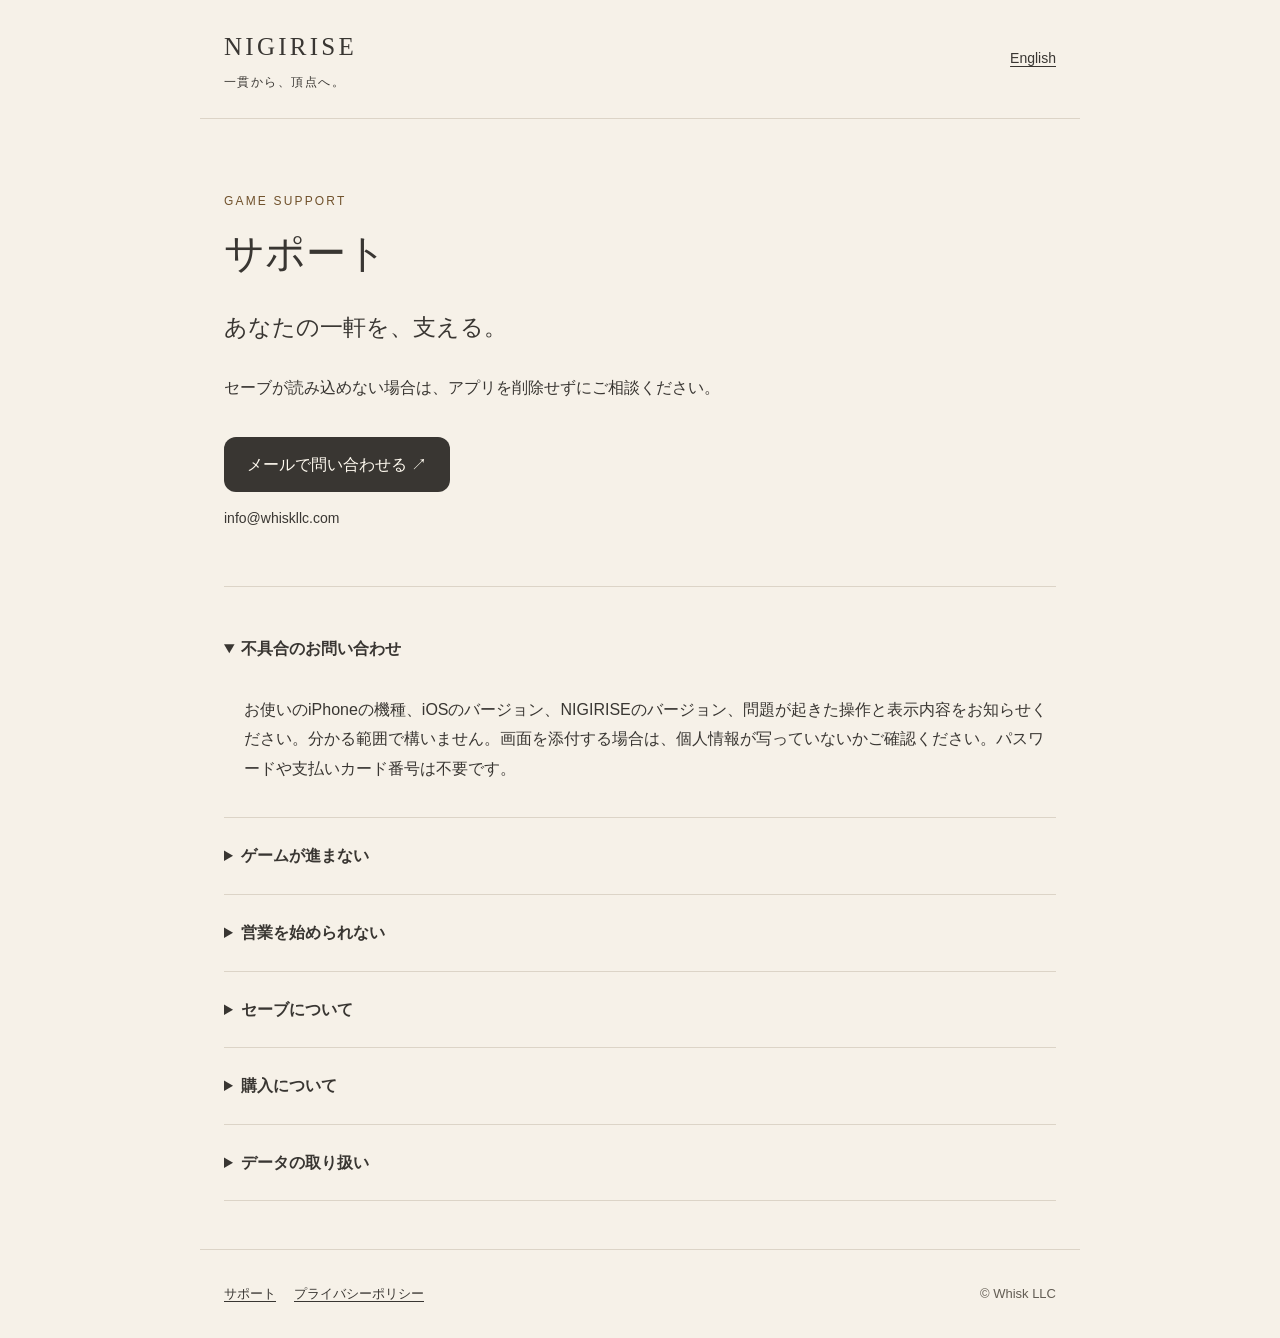
<file: index.html>
<!doctype html>
<html lang="ja"><head><meta charset="utf-8"><meta name="viewport" content="width=device-width, initial-scale=1"><meta name="color-scheme" content="light"><title>サポート | NIGIRISE</title><meta name="description" content="サポート — NIGIRISE"><link rel="stylesheet" href="style.css"></head>
<body><a class="skip" href="#main">本文へ</a><header><a class="brand" href="index.html">NIGIRISE<span>一貫から、頂点へ。</span></a><a class="language" href="en.html" lang="en">English</a></header><main id="main"><div class="intro"><p class="eyebrow">GAME SUPPORT</p><h1>サポート</h1><p class="lead">あなたの一軒を、支える。</p><p>セーブが読み込めない場合は、アプリを削除せずにご相談ください。</p><a class="button" href="mailto:info@whiskllc.com">メールで問い合わせる ↗</a><p class="address">info@whiskllc.com</p></div><div class="content"><details open><summary>不具合のお問い合わせ</summary><div><p>お使いのiPhoneの機種、iOSのバージョン、NIGIRISEのバージョン、問題が起きた操作と表示内容をお知らせください。分かる範囲で構いません。画面を添付する場合は、個人情報が写っていないかご確認ください。パスワードや支払いカード番号は不要です。</p></div></details><details><summary>ゲームが進まない</summary><div><p>営業中に一時停止になっている場合は、再開を選んでください。営業はアプリを離れると停止します。通常の速度に加えて2倍・5倍・10倍、営業をスキップする操作も使えます。</p></div></details><details><summary>営業を始められない</summary><div><p>10品の献立と、提供に必要な在庫を確認してください。仕入れ画面の「コースで使用」で不足するネタを確認できます。ゲーム内の資金や営業状態によって操作できない場合があります。</p></div></details><details><summary>セーブについて</summary><div><p>セーブは端末内に保存されます。アプリ独自のクラウド同期や、別端末へのセーブ引き継ぎ機能はありません。データが読み込めない場合は、アプリを削除せず、表示されたエラーと直前の操作をお知らせください。当社にセーブのコピーが自動送信される仕組みはありません。</p></div></details><details><summary>購入について</summary><div><p>App Storeの購入・請求に関する確認や返金申請は、Appleの購入サポートをご利用ください。</p><p><a href="https://support.apple.com/billing">https://support.apple.com/billing</a></p></div></details><details><summary>データの取り扱い</summary><div><p><a href="privacy-ja.html">プライバシーポリシーを読む →</a></p></div></details></div></main><footer><a href="index.html">サポート</a><a href="privacy-ja.html">プライバシーポリシー</a><span>© Whisk LLC</span></footer></body></html>
</file>
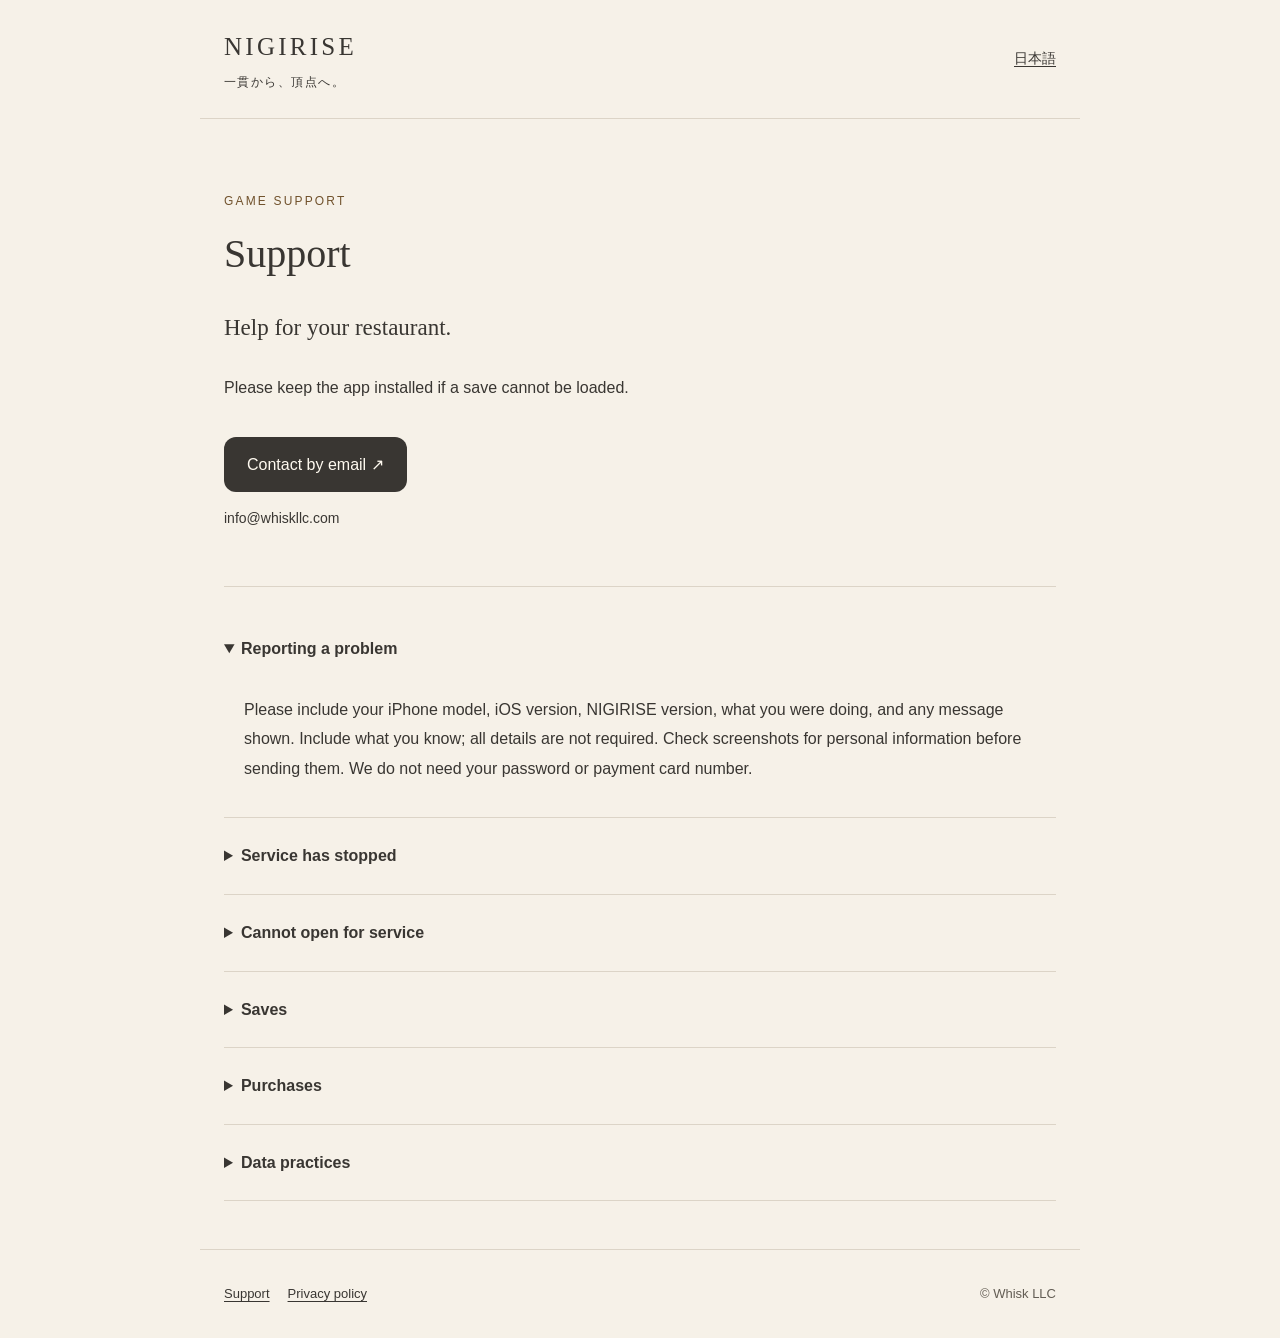
<file: en.html>
<!doctype html>
<html lang="en"><head><meta charset="utf-8"><meta name="viewport" content="width=device-width, initial-scale=1"><meta name="color-scheme" content="light"><title>Support | NIGIRISE</title><meta name="description" content="Support — NIGIRISE"><link rel="stylesheet" href="style.css"></head>
<body><a class="skip" href="#main">Skip to content</a><header><a class="brand" href="en.html">NIGIRISE<span>一貫から、頂点へ。</span></a><a class="language" href="index.html" lang="ja">日本語</a></header><main id="main"><div class="intro"><p class="eyebrow">GAME SUPPORT</p><h1>Support</h1><p class="lead">Help for your restaurant.</p><p>Please keep the app installed if a save cannot be loaded.</p><a class="button" href="mailto:info@whiskllc.com">Contact by email ↗</a><p class="address">info@whiskllc.com</p></div><div class="content"><details open><summary>Reporting a problem</summary><div><p>Please include your iPhone model, iOS version, NIGIRISE version, what you were doing, and any message shown. Include what you know; all details are not required. Check screenshots for personal information before sending them. We do not need your password or payment card number.</p></div></details><details><summary>Service has stopped</summary><div><p>If service is paused, choose Resume. Service pauses when you leave the app. You can also use 2x, 5x, or 10x speed, or skip service.</p></div></details><details><summary>Cannot open for service</summary><div><p>Check that your course has ten dishes and that you have the required ingredients. In the market, the In course filter helps identify missing ingredients. Available actions also depend on your in-game funds and current service phase.</p></div></details><details><summary>Saves</summary><div><p>Saves are stored on your device. The app does not provide its own cloud sync or transfer of saves to another device. If a save cannot be loaded, do not delete the app. Contact us with the error message and what happened beforehand. Saves are not automatically sent to us.</p></div></details><details><summary>Purchases</summary><div><p>For App Store purchases, billing, or refund requests, use Apple&#x27;s purchase support:</p><p><a href="https://support.apple.com/billing">https://support.apple.com/billing</a></p></div></details><details><summary>Data practices</summary><div><p><a href="privacy-en.html">Read our privacy policy →</a></p></div></details></div></main><footer><a href="en.html">Support</a><a href="privacy-en.html">Privacy policy</a><span>© Whisk LLC</span></footer></body></html>
</file>
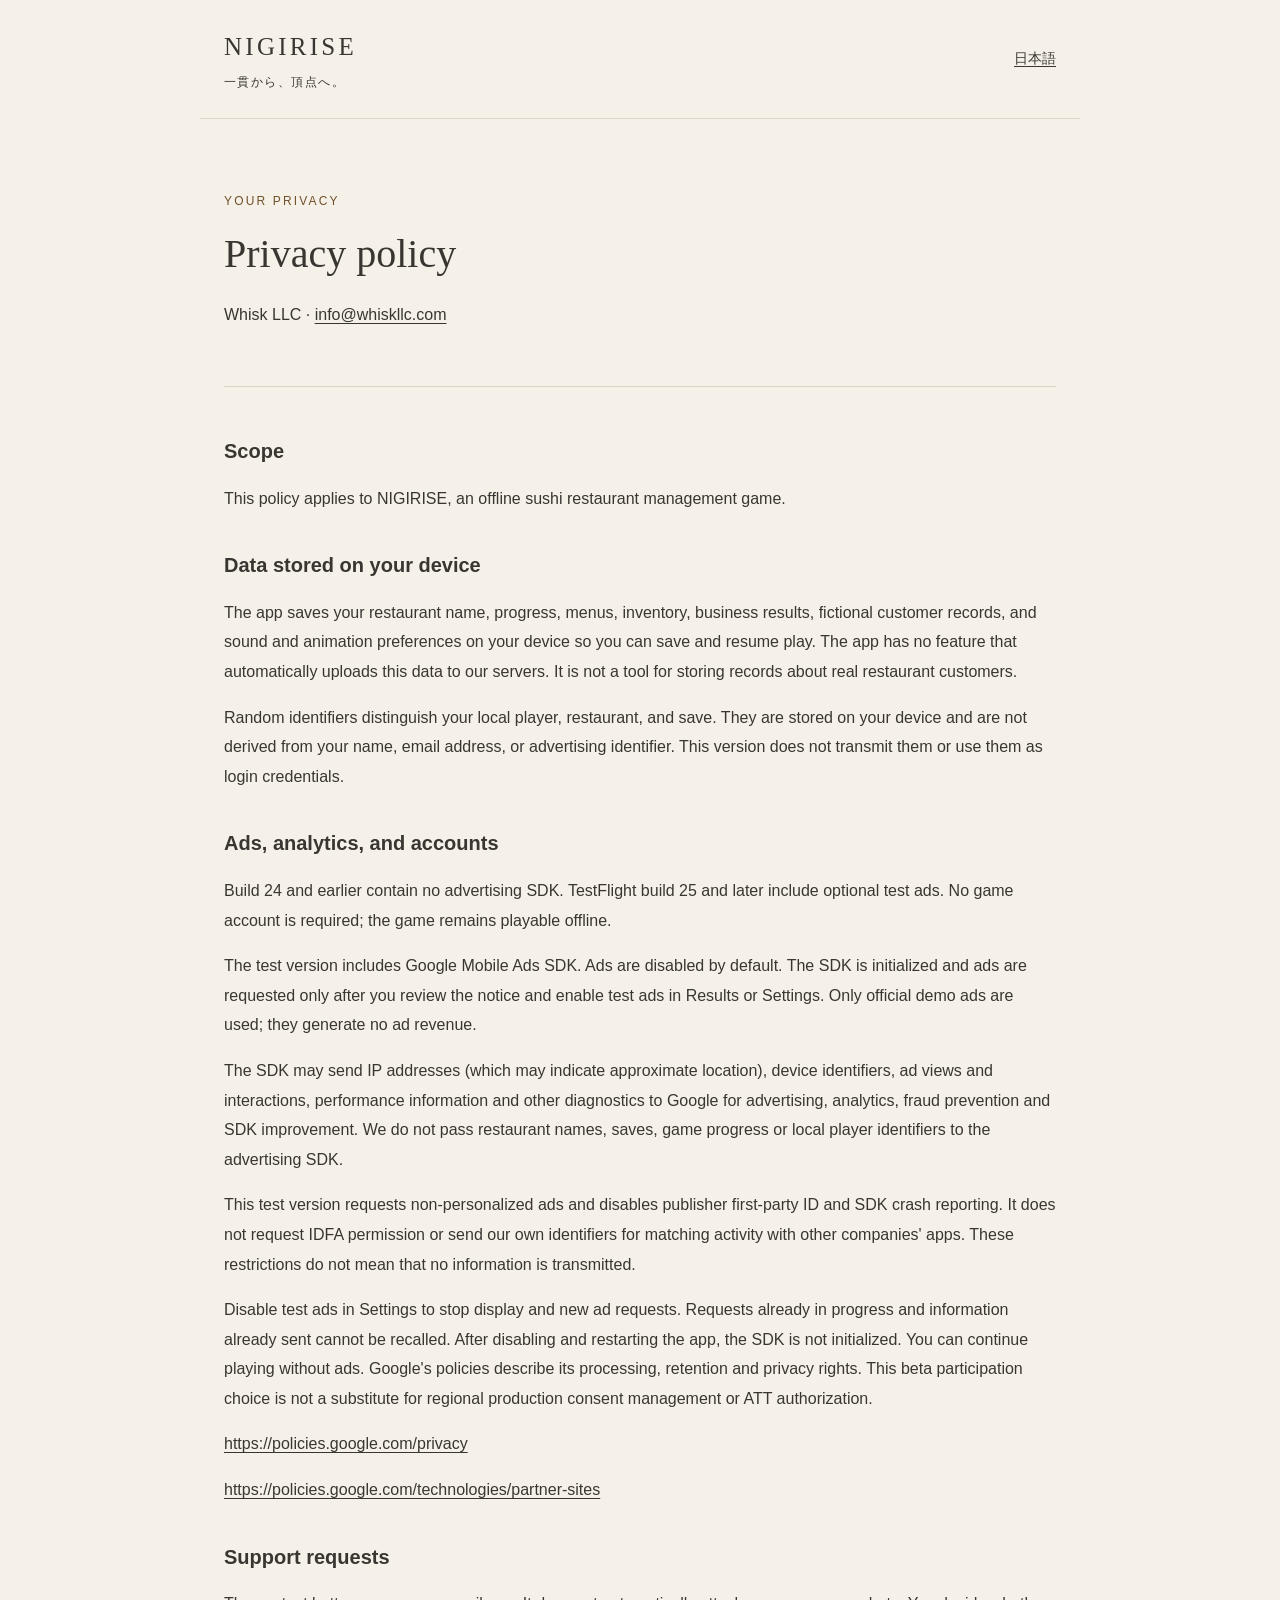
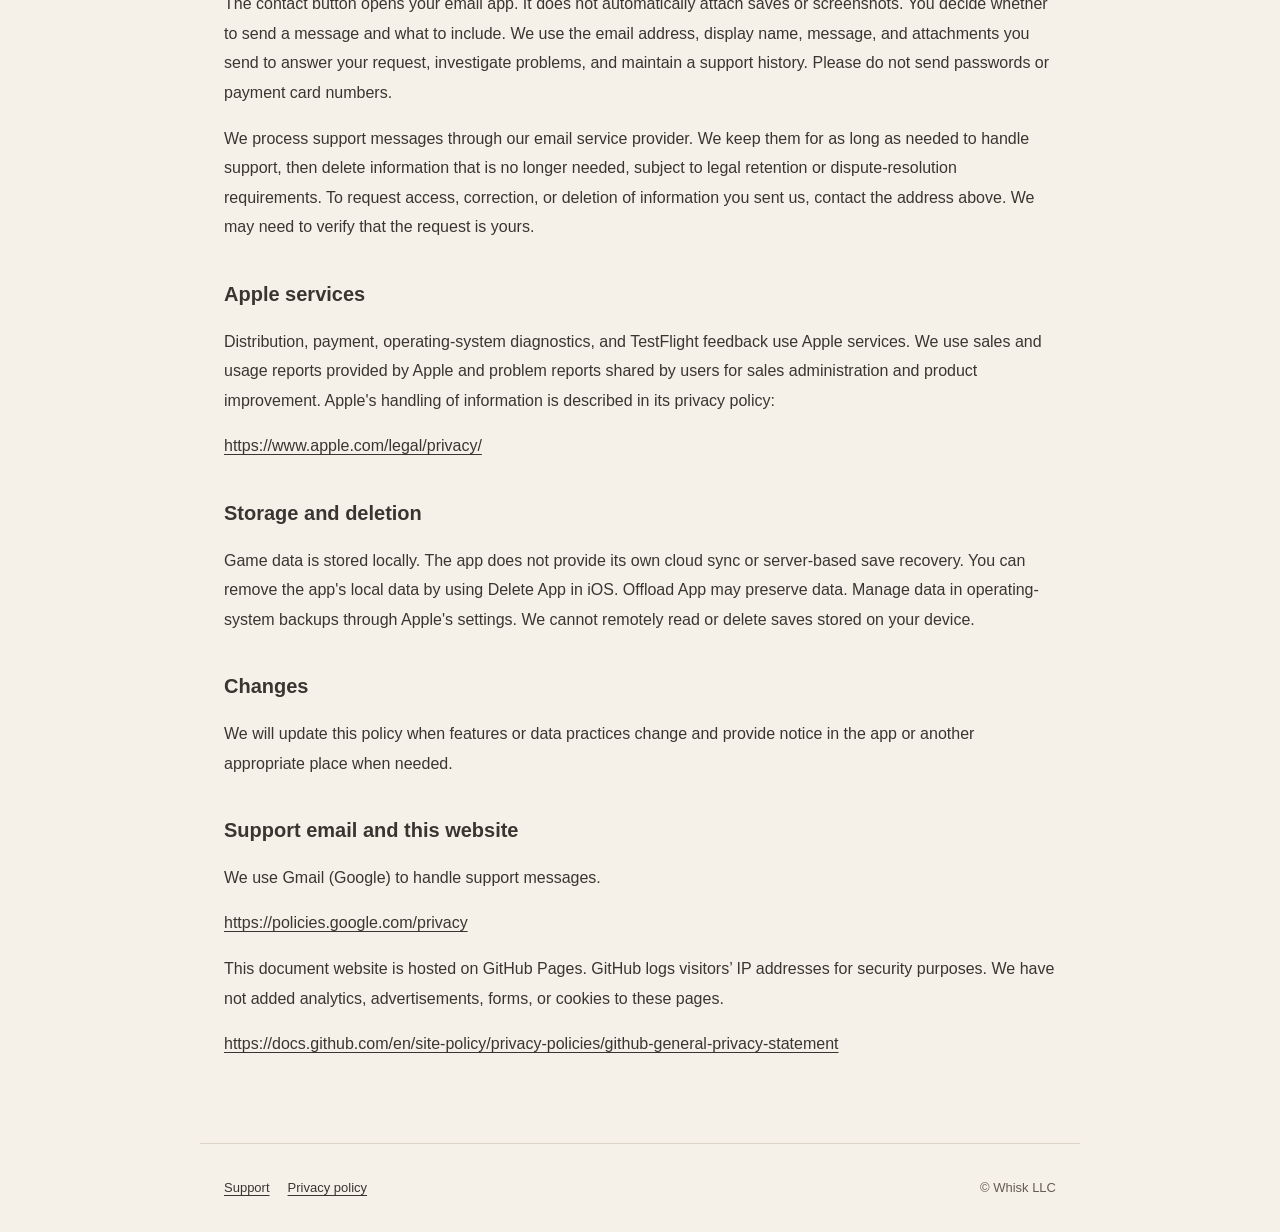
<file: privacy-en.html>
<!doctype html>
<html lang="en"><head><meta charset="utf-8"><meta name="viewport" content="width=device-width, initial-scale=1"><meta name="color-scheme" content="light"><title>Privacy policy | NIGIRISE</title><meta name="description" content="Privacy policy — NIGIRISE"><link rel="stylesheet" href="style.css"></head>
<body><a class="skip" href="#main">Skip to content</a><header><a class="brand" href="en.html">NIGIRISE<span>一貫から、頂点へ。</span></a><a class="language" href="privacy-ja.html" lang="ja">日本語</a></header><main id="main"><div class="intro"><p class="eyebrow">YOUR PRIVACY</p><h1>Privacy policy</h1><p>Whisk LLC · <a href="mailto:info@whiskllc.com">info@whiskllc.com</a></p></div><div class="content"><section><h2>Scope</h2><p>This policy applies to NIGIRISE, an offline sushi restaurant management game.</p></section><section><h2>Data stored on your device</h2><p>The app saves your restaurant name, progress, menus, inventory, business results, fictional customer records, and sound and animation preferences on your device so you can save and resume play. The app has no feature that automatically uploads this data to our servers. It is not a tool for storing records about real restaurant customers.</p><p>Random identifiers distinguish your local player, restaurant, and save. They are stored on your device and are not derived from your name, email address, or advertising identifier. This version does not transmit them or use them as login credentials.</p></section><section><h2>Ads, analytics, and accounts</h2><p>Build 24 and earlier contain no advertising SDK. TestFlight build 25 and later include optional test ads. No game account is required; the game remains playable offline.</p><p>The test version includes Google Mobile Ads SDK. Ads are disabled by default. The SDK is initialized and ads are requested only after you review the notice and enable test ads in Results or Settings. Only official demo ads are used; they generate no ad revenue.</p><p>The SDK may send IP addresses (which may indicate approximate location), device identifiers, ad views and interactions, performance information and other diagnostics to Google for advertising, analytics, fraud prevention and SDK improvement. We do not pass restaurant names, saves, game progress or local player identifiers to the advertising SDK.</p><p>This test version requests non-personalized ads and disables publisher first-party ID and SDK crash reporting. It does not request IDFA permission or send our own identifiers for matching activity with other companies&#x27; apps. These restrictions do not mean that no information is transmitted.</p><p>Disable test ads in Settings to stop display and new ad requests. Requests already in progress and information already sent cannot be recalled. After disabling and restarting the app, the SDK is not initialized. You can continue playing without ads. Google&#x27;s policies describe its processing, retention and privacy rights. This beta participation choice is not a substitute for regional production consent management or ATT authorization.</p><p><a href="https://policies.google.com/privacy">https://policies.google.com/privacy</a></p><p><a href="https://policies.google.com/technologies/partner-sites">https://policies.google.com/technologies/partner-sites</a></p></section><section><h2>Support requests</h2><p>The contact button opens your email app. It does not automatically attach saves or screenshots. You decide whether to send a message and what to include. We use the email address, display name, message, and attachments you send to answer your request, investigate problems, and maintain a support history. Please do not send passwords or payment card numbers.</p><p>We process support messages through our email service provider. We keep them for as long as needed to handle support, then delete information that is no longer needed, subject to legal retention or dispute-resolution requirements. To request access, correction, or deletion of information you sent us, contact the address above. We may need to verify that the request is yours.</p></section><section><h2>Apple services</h2><p>Distribution, payment, operating-system diagnostics, and TestFlight feedback use Apple services. We use sales and usage reports provided by Apple and problem reports shared by users for sales administration and product improvement. Apple&#x27;s handling of information is described in its privacy policy:</p><p><a href="https://www.apple.com/legal/privacy/">https://www.apple.com/legal/privacy/</a></p></section><section><h2>Storage and deletion</h2><p>Game data is stored locally. The app does not provide its own cloud sync or server-based save recovery. You can remove the app&#x27;s local data by using Delete App in iOS. Offload App may preserve data. Manage data in operating-system backups through Apple&#x27;s settings. We cannot remotely read or delete saves stored on your device.</p></section><section><h2>Changes</h2><p>We will update this policy when features or data practices change and provide notice in the app or another appropriate place when needed.</p></section><section><h2>Support email and this website</h2><p>We use Gmail (Google) to handle support messages.</p><p><a href="https://policies.google.com/privacy">https://policies.google.com/privacy</a></p><p>This document website is hosted on GitHub Pages. GitHub logs visitors’ IP addresses for security purposes. We have not added analytics, advertisements, forms, or cookies to these pages.</p><p><a href="https://docs.github.com/en/site-policy/privacy-policies/github-general-privacy-statement">https://docs.github.com/en/site-policy/privacy-policies/github-general-privacy-statement</a></p></section></div></main><footer><a href="en.html">Support</a><a href="privacy-en.html">Privacy policy</a><span>© Whisk LLC</span></footer></body></html>
</file>
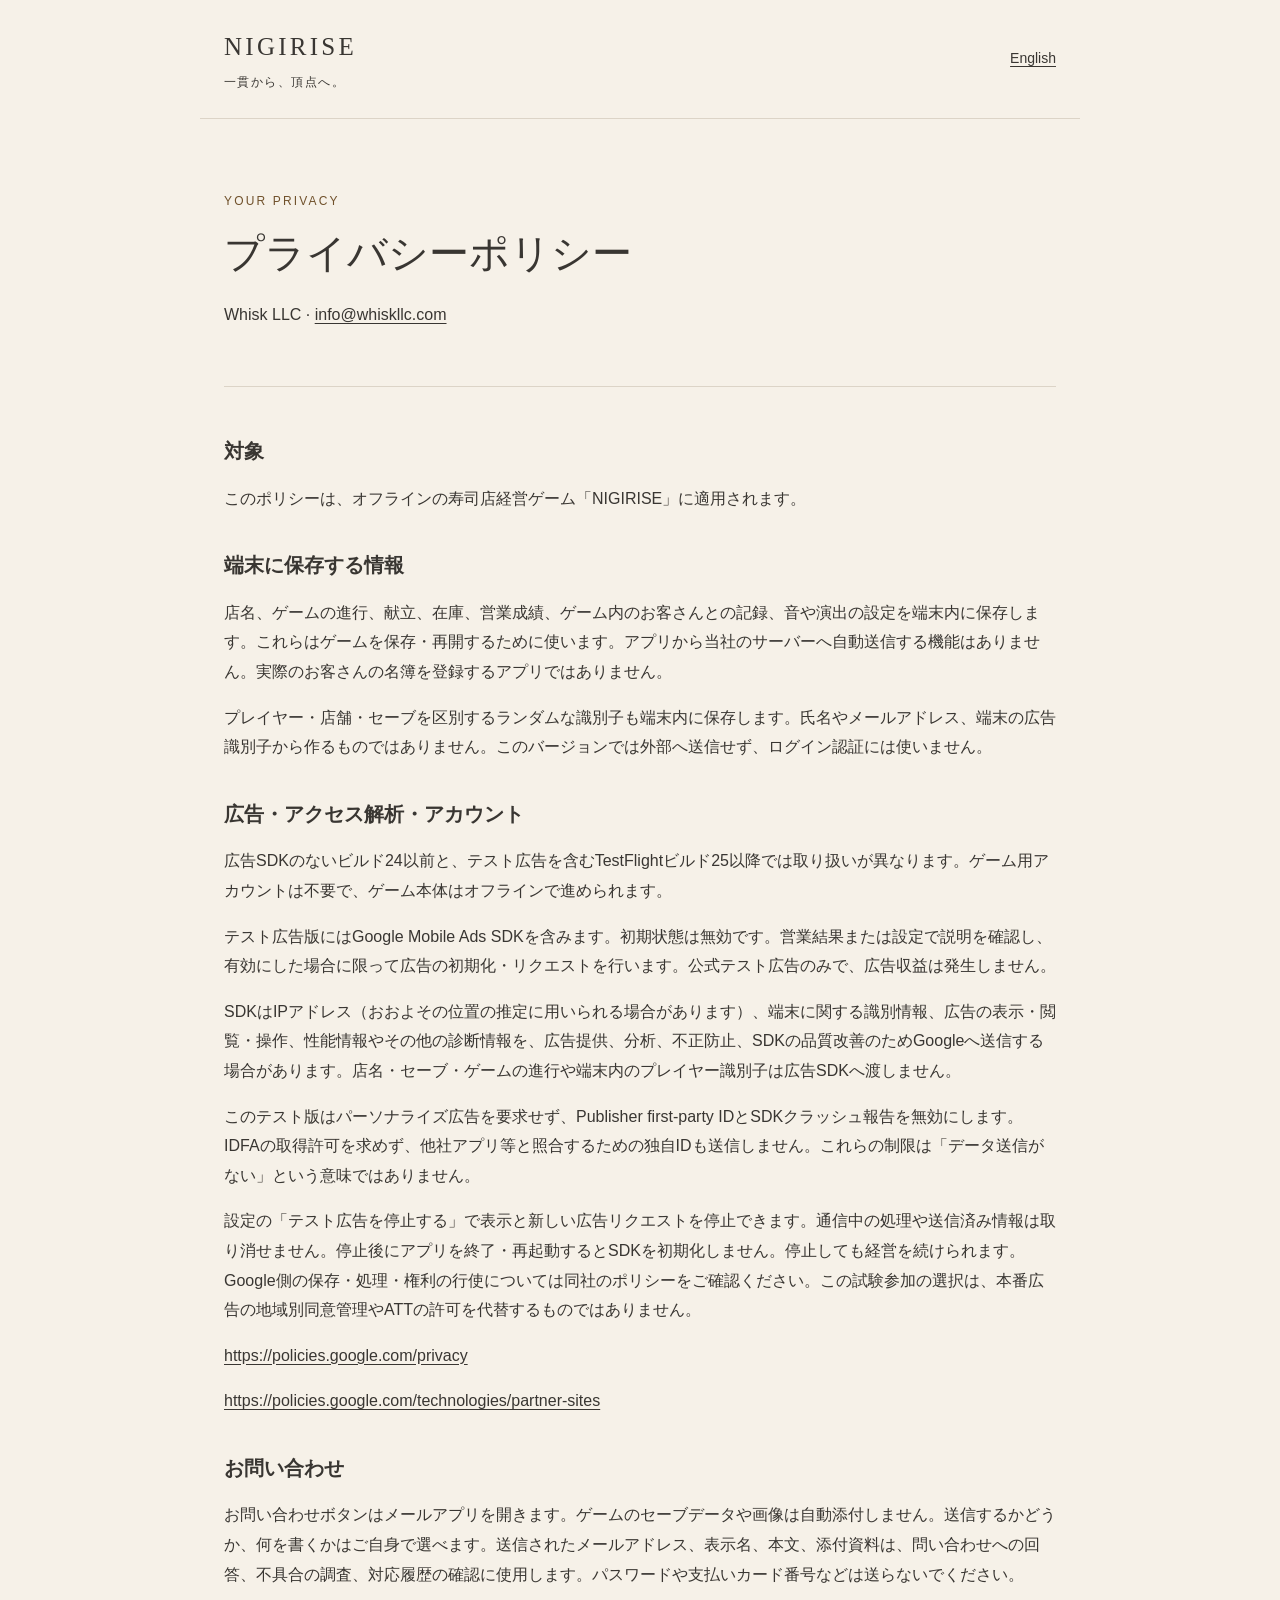
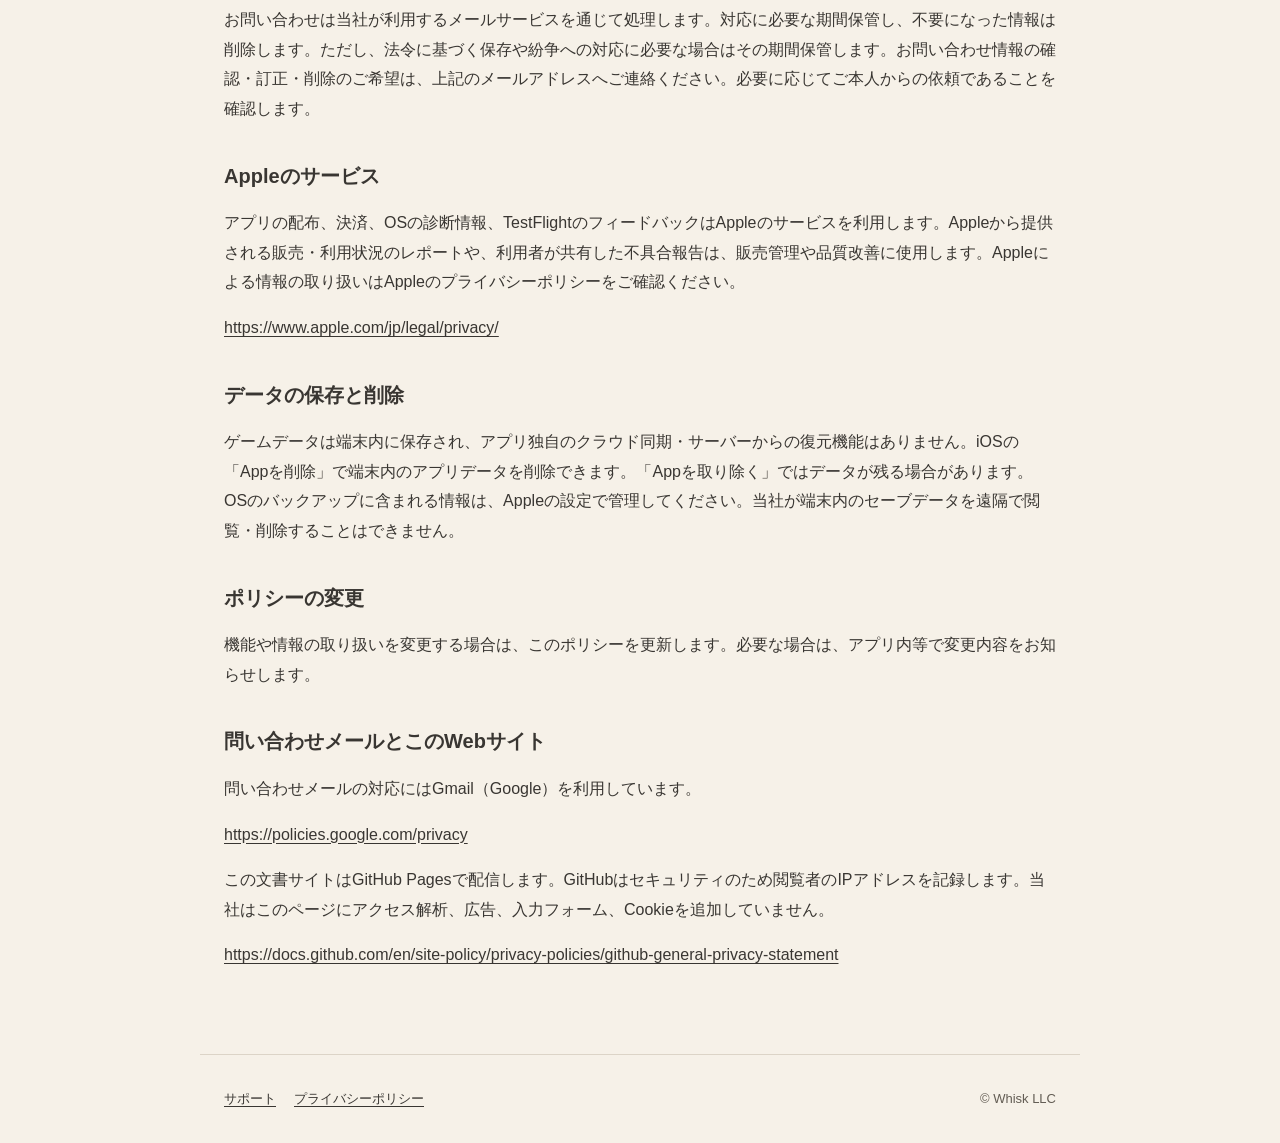
<file: privacy-ja.html>
<!doctype html>
<html lang="ja"><head><meta charset="utf-8"><meta name="viewport" content="width=device-width, initial-scale=1"><meta name="color-scheme" content="light"><title>プライバシーポリシー | NIGIRISE</title><meta name="description" content="プライバシーポリシー — NIGIRISE"><link rel="stylesheet" href="style.css"></head>
<body><a class="skip" href="#main">本文へ</a><header><a class="brand" href="index.html">NIGIRISE<span>一貫から、頂点へ。</span></a><a class="language" href="privacy-en.html" lang="en">English</a></header><main id="main"><div class="intro"><p class="eyebrow">YOUR PRIVACY</p><h1>プライバシーポリシー</h1><p>Whisk LLC · <a href="mailto:info@whiskllc.com">info@whiskllc.com</a></p></div><div class="content"><section><h2>対象</h2><p>このポリシーは、オフラインの寿司店経営ゲーム「NIGIRISE」に適用されます。</p></section><section><h2>端末に保存する情報</h2><p>店名、ゲームの進行、献立、在庫、営業成績、ゲーム内のお客さんとの記録、音や演出の設定を端末内に保存します。これらはゲームを保存・再開するために使います。アプリから当社のサーバーへ自動送信する機能はありません。実際のお客さんの名簿を登録するアプリではありません。</p><p>プレイヤー・店舗・セーブを区別するランダムな識別子も端末内に保存します。氏名やメールアドレス、端末の広告識別子から作るものではありません。このバージョンでは外部へ送信せず、ログイン認証には使いません。</p></section><section><h2>広告・アクセス解析・アカウント</h2><p>広告SDKのないビルド24以前と、テスト広告を含むTestFlightビルド25以降では取り扱いが異なります。ゲーム用アカウントは不要で、ゲーム本体はオフラインで進められます。</p><p>テスト広告版にはGoogle Mobile Ads SDKを含みます。初期状態は無効です。営業結果または設定で説明を確認し、有効にした場合に限って広告の初期化・リクエストを行います。公式テスト広告のみで、広告収益は発生しません。</p><p>SDKはIPアドレス（おおよその位置の推定に用いられる場合があります）、端末に関する識別情報、広告の表示・閲覧・操作、性能情報やその他の診断情報を、広告提供、分析、不正防止、SDKの品質改善のためGoogleへ送信する場合があります。店名・セーブ・ゲームの進行や端末内のプレイヤー識別子は広告SDKへ渡しません。</p><p>このテスト版はパーソナライズ広告を要求せず、Publisher first-party IDとSDKクラッシュ報告を無効にします。IDFAの取得許可を求めず、他社アプリ等と照合するための独自IDも送信しません。これらの制限は「データ送信がない」という意味ではありません。</p><p>設定の「テスト広告を停止する」で表示と新しい広告リクエストを停止できます。通信中の処理や送信済み情報は取り消せません。停止後にアプリを終了・再起動するとSDKを初期化しません。停止しても経営を続けられます。Google側の保存・処理・権利の行使については同社のポリシーをご確認ください。この試験参加の選択は、本番広告の地域別同意管理やATTの許可を代替するものではありません。</p><p><a href="https://policies.google.com/privacy">https://policies.google.com/privacy</a></p><p><a href="https://policies.google.com/technologies/partner-sites">https://policies.google.com/technologies/partner-sites</a></p></section><section><h2>お問い合わせ</h2><p>お問い合わせボタンはメールアプリを開きます。ゲームのセーブデータや画像は自動添付しません。送信するかどうか、何を書くかはご自身で選べます。送信されたメールアドレス、表示名、本文、添付資料は、問い合わせへの回答、不具合の調査、対応履歴の確認に使用します。パスワードや支払いカード番号などは送らないでください。</p><p>お問い合わせは当社が利用するメールサービスを通じて処理します。対応に必要な期間保管し、不要になった情報は削除します。ただし、法令に基づく保存や紛争への対応に必要な場合はその期間保管します。お問い合わせ情報の確認・訂正・削除のご希望は、上記のメールアドレスへご連絡ください。必要に応じてご本人からの依頼であることを確認します。</p></section><section><h2>Appleのサービス</h2><p>アプリの配布、決済、OSの診断情報、TestFlightのフィードバックはAppleのサービスを利用します。Appleから提供される販売・利用状況のレポートや、利用者が共有した不具合報告は、販売管理や品質改善に使用します。Appleによる情報の取り扱いはAppleのプライバシーポリシーをご確認ください。</p><p><a href="https://www.apple.com/jp/legal/privacy/">https://www.apple.com/jp/legal/privacy/</a></p></section><section><h2>データの保存と削除</h2><p>ゲームデータは端末内に保存され、アプリ独自のクラウド同期・サーバーからの復元機能はありません。iOSの「Appを削除」で端末内のアプリデータを削除できます。「Appを取り除く」ではデータが残る場合があります。OSのバックアップに含まれる情報は、Appleの設定で管理してください。当社が端末内のセーブデータを遠隔で閲覧・削除することはできません。</p></section><section><h2>ポリシーの変更</h2><p>機能や情報の取り扱いを変更する場合は、このポリシーを更新します。必要な場合は、アプリ内等で変更内容をお知らせします。</p></section><section><h2>問い合わせメールとこのWebサイト</h2><p>問い合わせメールの対応にはGmail（Google）を利用しています。</p><p><a href="https://policies.google.com/privacy">https://policies.google.com/privacy</a></p><p>この文書サイトはGitHub Pagesで配信します。GitHubはセキュリティのため閲覧者のIPアドレスを記録します。当社はこのページにアクセス解析、広告、入力フォーム、Cookieを追加していません。</p><p><a href="https://docs.github.com/en/site-policy/privacy-policies/github-general-privacy-statement">https://docs.github.com/en/site-policy/privacy-policies/github-general-privacy-statement</a></p></section></div></main><footer><a href="index.html">サポート</a><a href="privacy-ja.html">プライバシーポリシー</a><span>© Whisk LLC</span></footer></body></html>
</file>
<file: style.css>
:root{font-family:-apple-system,BlinkMacSystemFont,"Hiragino Kaku Gothic ProN","Yu Gothic",sans-serif;color:#393632;background:#f6f1e8;font-size:16px;line-height:1.85}*{box-sizing:border-box}body{margin:0}a{color:inherit;text-underline-offset:.2em}a:hover{color:#70512b}a:focus-visible,summary:focus-visible{outline:3px solid #977240;outline-offset:5px}header,main,footer{max-width:880px;margin:auto;padding:24px}header{display:flex;align-items:center;justify-content:space-between;border-bottom:1px solid #dcd4c7;gap:16px}.brand{font-family:Georgia,"Yu Mincho",serif;font-size:25px;letter-spacing:.13em;text-decoration:none}.brand span{display:block;font:12px/2 sans-serif;letter-spacing:.12em}.language{padding:10px 0;min-height:44px;font-size:14px}.intro{padding:35px 0 40px;border-bottom:1px solid #dcd4c7}.eyebrow{font-size:12px;letter-spacing:.18em;color:#70512b}h1{font:500 clamp(27px,5vw,40px)/1.5 Georgia,"Yu Mincho",serif;margin:12px 0;overflow-wrap:anywhere}.lead{font-family:"Yu Mincho",serif;font-size:23px}.button{display:inline-block;padding:13px 23px;background:#393632;color:#fffaf0;text-decoration:none;border-radius:12px;margin-top:18px}.button:hover{background:#514a41;color:#fffaf0}.address{font-size:14px}.content{padding:24px 0}details{border-bottom:1px solid #dcd4c7;padding:8px 0}summary{font-weight:600;padding:15px 0;cursor:pointer;min-height:44px}details div{padding:0 0 10px 20px}p{overflow-wrap:anywhere}section{margin:24px 0 36px}h2{font-size:20px;line-height:1.6}footer{border-top:1px solid #dcd4c7;display:flex;flex-wrap:wrap;gap:18px;font-size:13px}footer a{padding:8px 0}footer span{margin-left:auto;padding:8px 0;color:#635d54}.skip{position:absolute;left:16px;top:-80px;padding:10px;background:#fff}.skip:focus{top:8px}@media(max-width:450px){header,main,footer{padding:20px}.intro{padding-top:24px}.brand{font-size:23px}footer span{width:100%;margin:0}details div{padding-left:0}}
</file>
